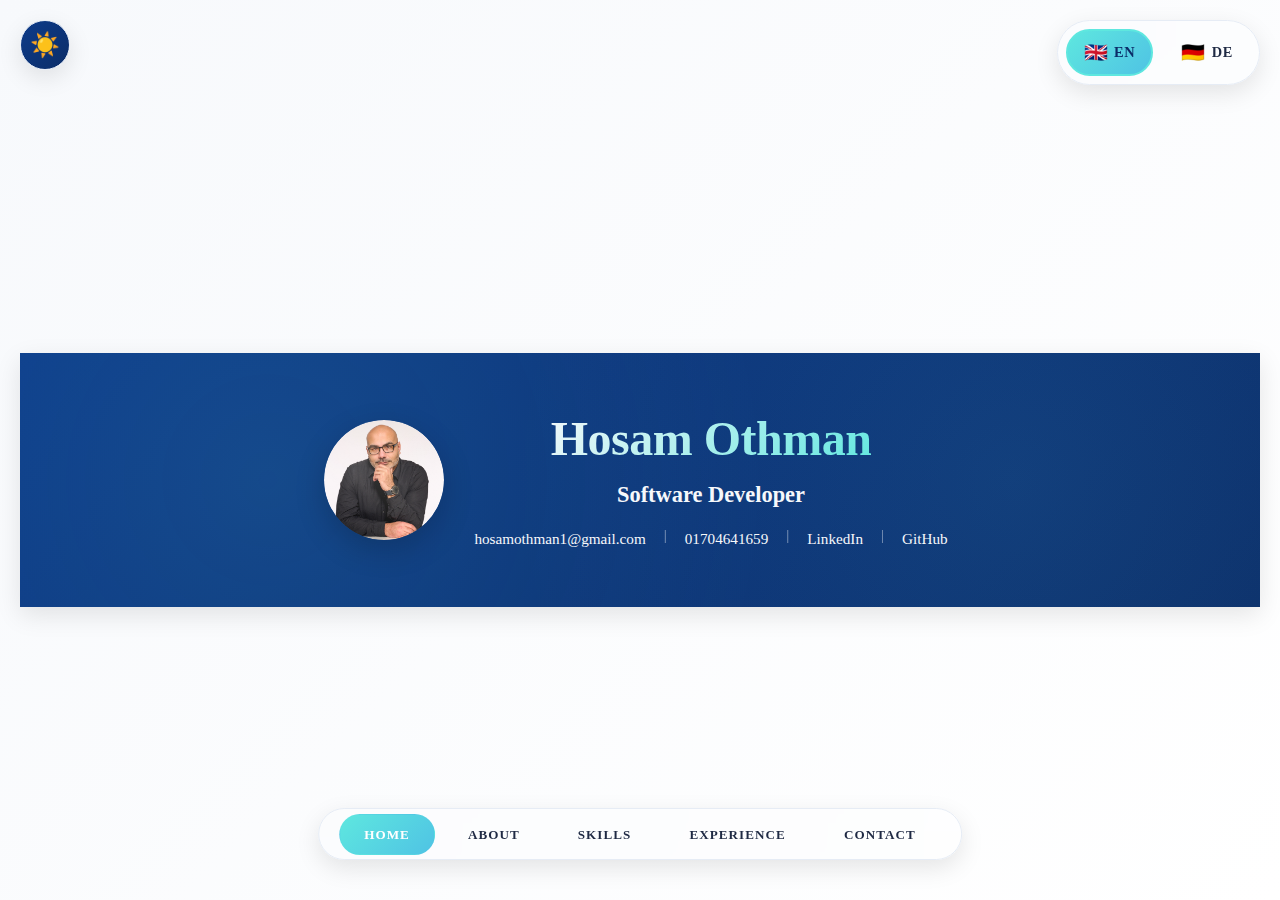
<file: index.html>
<!doctype html>
<html lang="en">
  <head>
    <meta charset="UTF-8" />
    <meta name="viewport" content="width=device-width, initial-scale=1.0" />
    <title>Hosam Othman | Senior Full Stack Developer</title>
    <link rel="preconnect" href="https://fonts.googleapis.com" />
    <link rel="preconnect" href="https://fonts.gstatic.com" crossorigin />
    <link
      href="https://fonts.googleapis.com/css2?family=JetBrains+Mono:wght@400;500;600&family=Space+Grotesk:wght@400;600;700;800&display=swap"
      rel="stylesheet"
    />
    <link rel="stylesheet" href="css/main.css" />
    <meta
      name="description"
      content="Portfolio of Hosam Othman, a senior full stack developer specializing in React, Node.js, TypeScript, and AWS."
    />
    <meta
      name="keywords"
      content="Hosam Othman, Full Stack Developer, React, Node.js, TypeScript, AWS, Portfolio"
    />

    <meta
      property="og:title"
      content="Hosam Othman | Senior Full Stack Developer"
    />
    <meta
      property="og:description"
      content="Senior full stack developer focused on React, Node.js, TypeScript, and AWS."
    />
    <meta property="og:url" content="https://hosam.info/" />
    <meta property="og:type" content="website" />

    <link rel="canonical" href="https://hosam.info/" />

    <script type="application/ld+json">
      {
        "@context": "https://schema.org",
        "@type": "Person",
        "name": "Hosam Othman",
        "jobTitle": "Senior Full Stack Developer",
        "url": "https://hosam.info/",
        "email": "mailto:hosamothman1@gmail.com",
        "telephone": "+491704641659",
        "address": {
          "@type": "PostalAddress",
          "addressLocality": "Goslar",
          "addressCountry": "DE"
        },
        "sameAs": [
          "https://www.linkedin.com/in/hosam-othman-a84403266/",
          "https://github.com/Hosam89"
        ]
      }
    </script>
  </head>
  <body>
    <button class="theme-toggle" aria-label="Toggle theme">
      <span class="theme-icon sun-icon">☀️</span>
      <span class="theme-icon moon-icon">🌙</span>
    </button>

    <div class="language-switcher">
      <button
        class="lang-btn active"
        data-lang="en"
        aria-label="Switch to English"
      >
        <span class="flag">🇬🇧</span>
        <span class="lang-text">EN</span>
      </button>
      <button class="lang-btn" data-lang="de" aria-label="Switch to German">
        <span class="flag">🇩🇪</span>
        <span class="lang-text">DE</span>
      </button>
    </div>

    <nav class="main-nav">
      <ul class="nav-list">
        <li>
          <a
            href="./index.html"
            class="nav-link active"
            data-en="Home"
            data-de="Startseite"
            >Home</a
          >
        </li>
        <li>
          <a
            href="./about.html"
            class="nav-link"
            data-en="About"
            data-de="Über mich"
            >About</a
          >
        </li>
        <li>
          <a
            href="./skills.html"
            class="nav-link"
            data-en="Skills"
            data-de="Fähigkeiten"
            >Skills</a
          >
        </li>
        <li>
          <a
            href="./experience.html"
            class="nav-link"
            data-en="Experience"
            data-de="Erfahrung"
            >Experience</a
          >
        </li>
        <li>
          <a
            href="./contact.html"
            class="nav-link"
            data-en="Contact"
            data-de="Kontakt"
            >Contact</a
          >
        </li>
      </ul>
    </nav>

    <section id="home" class="fullscreen-section active">
      <header class="header">
        <div class="container">
          <div class="header-content">
            <div class="avatar-wrapper">
              <img
                src="assets/RAW0615.jpg"
                alt="Hosam Othman portrait"
                class="avatar"
              />
              <span class="avatar-glow"></span>
            </div>
            <div class="header-text">
              <h1 class="name">Hosam Othman</h1>
              <p
                class="title typewriter"
                data-en="Software Developer"
                data-de="Softwareentwickler"
              >
                Software Developer
              </p>
              <div class="contact-info">
                <a href="mailto:hosamothman1@gmail.com"
                  >hosamothman1@gmail.com</a
                >
                <span class="separator">|</span>
                <a href="tel:+491704641659">01704641659</a>
                <span class="separator">|</span>
                <a
                  href="https://www.linkedin.com/in/hosam-othman-a84403266/"
                  target="_blank"
                  >LinkedIn</a
                >
                <span class="separator">|</span>
                <a href="https://github.com/Hosam89" target="_blank">GitHub</a>
              </div>
            </div>
          </div>
        </div>
      </header>
    </section>

    <script type="module" src="js/main.js"></script>
  </body>
</html>
</file>
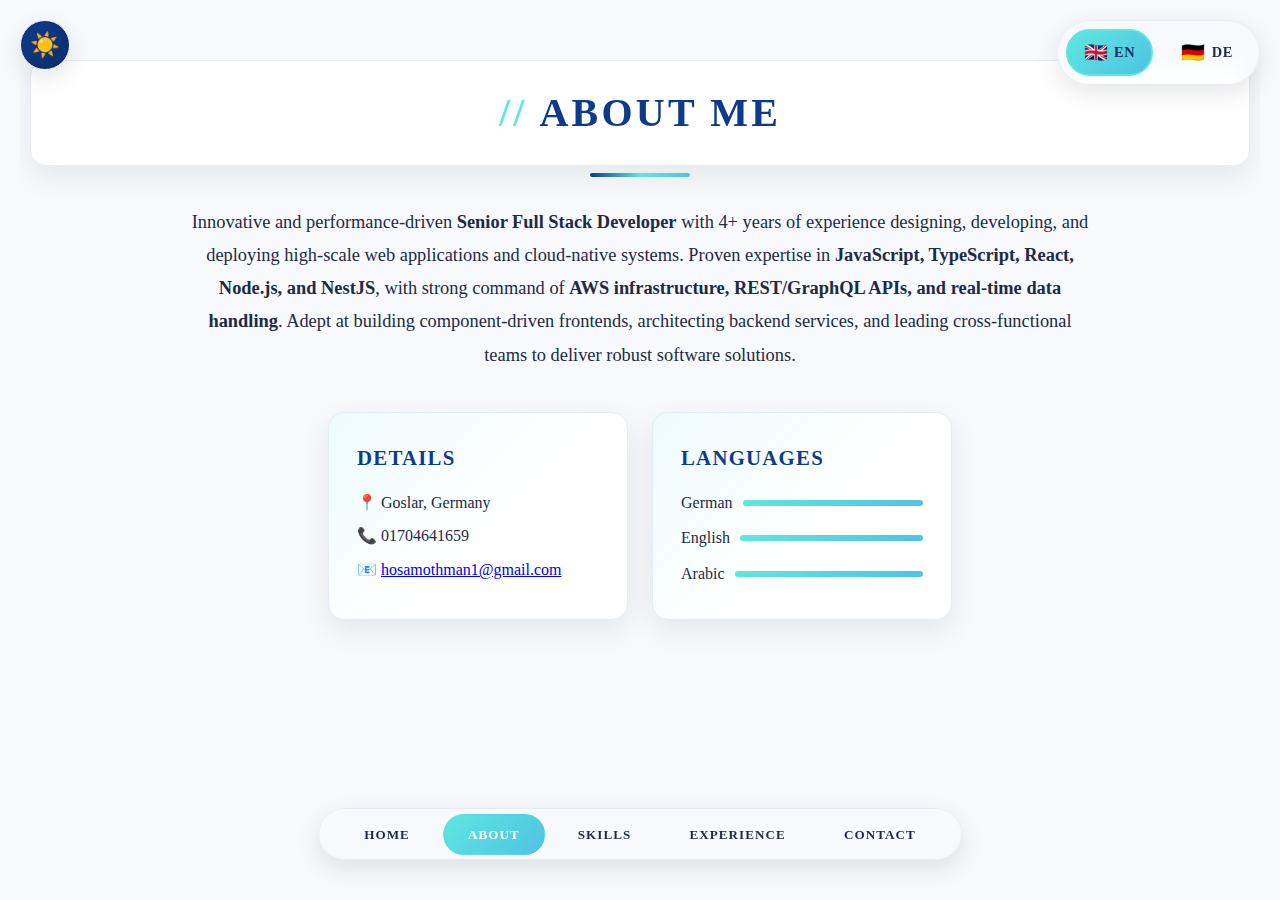
<file: about.html>
<!doctype html>
<html lang="en">
  <head>
    <meta charset="UTF-8" />
    <meta name="viewport" content="width=device-width, initial-scale=1.0" />
    <title>About Hosam Othman | Senior Full Stack Developer</title>
    <link rel="preconnect" href="https://fonts.googleapis.com" />
    <link rel="preconnect" href="https://fonts.gstatic.com" crossorigin />
    <link
      href="https://fonts.googleapis.com/css2?family=JetBrains+Mono:wght@400;500;600&family=Space+Grotesk:wght@400;600;700;800&display=swap"
      rel="stylesheet"
    />
    <link rel="stylesheet" href="css/main.css" />
    <meta
      name="description"
      content="Learn about Hosam Othman, a senior full stack developer with experience in React, Node.js, TypeScript, AWS, and scalable web applications."
    />
    <meta
      name="keywords"
      content="About Hosam Othman, Senior Full Stack Developer, React, Node.js, TypeScript, AWS"
    />

    <meta property="og:title" content="About Hosam Othman" />
    <meta
      property="og:description"
      content="Professional background and profile of Hosam Othman, senior full stack developer."
    />
    <meta property="og:url" content="https://hosam.info/about.html" />
    <meta property="og:type" content="website" />

    <link rel="canonical" href="https://hosam.info/about.html" />
  </head>
  <body>
    <button class="theme-toggle" aria-label="Toggle theme">
      <span class="theme-icon sun-icon">☀️</span>
      <span class="theme-icon moon-icon">🌙</span>
    </button>

    <div class="language-switcher">
      <button
        class="lang-btn active"
        data-lang="en"
        aria-label="Switch to English"
      >
        <span class="flag">🇬🇧</span>
        <span class="lang-text">EN</span>
      </button>
      <button class="lang-btn" data-lang="de" aria-label="Switch to German">
        <span class="flag">🇩🇪</span>
        <span class="lang-text">DE</span>
      </button>
    </div>

    <nav class="main-nav">
      <ul class="nav-list">
        <li>
          <a
            href="./index.html"
            class="nav-link"
            data-en="Home"
            data-de="Startseite"
            >Home</a
          >
        </li>
        <li>
          <a
            href="./about.html"
            class="nav-link active"
            data-en="About"
            data-de="Über mich"
            >About</a
          >
        </li>
        <li>
          <a
            href="./skills.html"
            class="nav-link"
            data-en="Skills"
            data-de="Fähigkeiten"
            >Skills</a
          >
        </li>
        <li>
          <a
            href="./experience.html"
            class="nav-link"
            data-en="Experience"
            data-de="Erfahrung"
            >Experience</a
          >
        </li>
        <li>
          <a
            href="./contact.html"
            class="nav-link"
            data-en="Contact"
            data-de="Kontakt"
            >Contact</a
          >
        </li>
      </ul>
    </nav>

    <section id="about" class="fullscreen-section active">
      <div class="container section-container">
        <h2 class="section-title" data-en="About Me" data-de="Über mich">
          About Me
        </h2>
        <div class="about-content">
          <p
            class="about-text"
            data-en="Innovative and performance-driven Senior Full Stack Developer with 5+ years of experience designing, developing, and deploying high-scale web applications and cloud-native systems. Proven expertise in JavaScript, TypeScript, React, Node.js, and NestJS, with strong command of AWS infrastructure, REST/GraphQL APIs, and real-time data handling. Adept at building component-driven frontends, architecting backend services, and leading cross-functional teams to deliver robust software solutions."
            data-de="Innovativer und leistungsorientierter Senior Full Stack Entwickler mit 5+ Jahren Erfahrung in der Konzeption, Entwicklung und Bereitstellung hochskalierbarer Webanwendungen und Cloud-nativer Systeme. Nachgewiesene Expertise in JavaScript, TypeScript, React, Node.js und NestJS, mit fundierter Kenntnis der AWS-Infrastruktur, REST/GraphQL-APIs und Echtzeit-Datenverarbeitung. Kompetent im Erstellen komponentengetriebener Frontends, der Architektur von Backend-Services und der Leitung interdisziplinärer Teams zur Bereitstellung robuster Softwarelösungen."
          >
            Innovative and performance-driven
            <strong>Senior Full Stack Developer</strong>
            with 4+ years of experience designing, developing, and deploying
            high-scale web applications and cloud-native systems. Proven
            expertise in
            <strong>JavaScript, TypeScript, React, Node.js, and NestJS</strong>,
            with strong command of
            <strong
              >AWS infrastructure, REST/GraphQL APIs, and real-time data
              handling</strong
            >. Adept at building component-driven frontends, architecting
            backend services, and leading cross-functional teams to deliver
            robust software solutions.
          </p>

          <div class="info-cards">
            <div class="info-card">
              <h3 data-en="Details" data-de="Details">Details</h3>
              <p>📍 Goslar, Germany</p>
              <p>📞 01704641659</p>
              <p>
                📧
                <a href="mailto:hosamothman1@gmail.com"
                  >hosamothman1@gmail.com</a
                >
              </p>
            </div>
            <div class="info-card">
              <h3 data-en="Languages" data-de="Sprachen">Languages</h3>
              <ul class="languages">
                <li>
                  <span>German</span>
                  <div class="lang-bar"><span class="fill full"></span></div>
                </li>
                <li>
                  <span>English</span>
                  <div class="lang-bar"><span class="fill full"></span></div>
                </li>
                <li>
                  <span>Arabic</span>
                  <div class="lang-bar"><span class="fill full"></span></div>
                </li>
              </ul>
            </div>
          </div>
        </div>
      </div>
    </section>

    <script type="module" src="js/main.js"></script>
  </body>
</html>
</file>
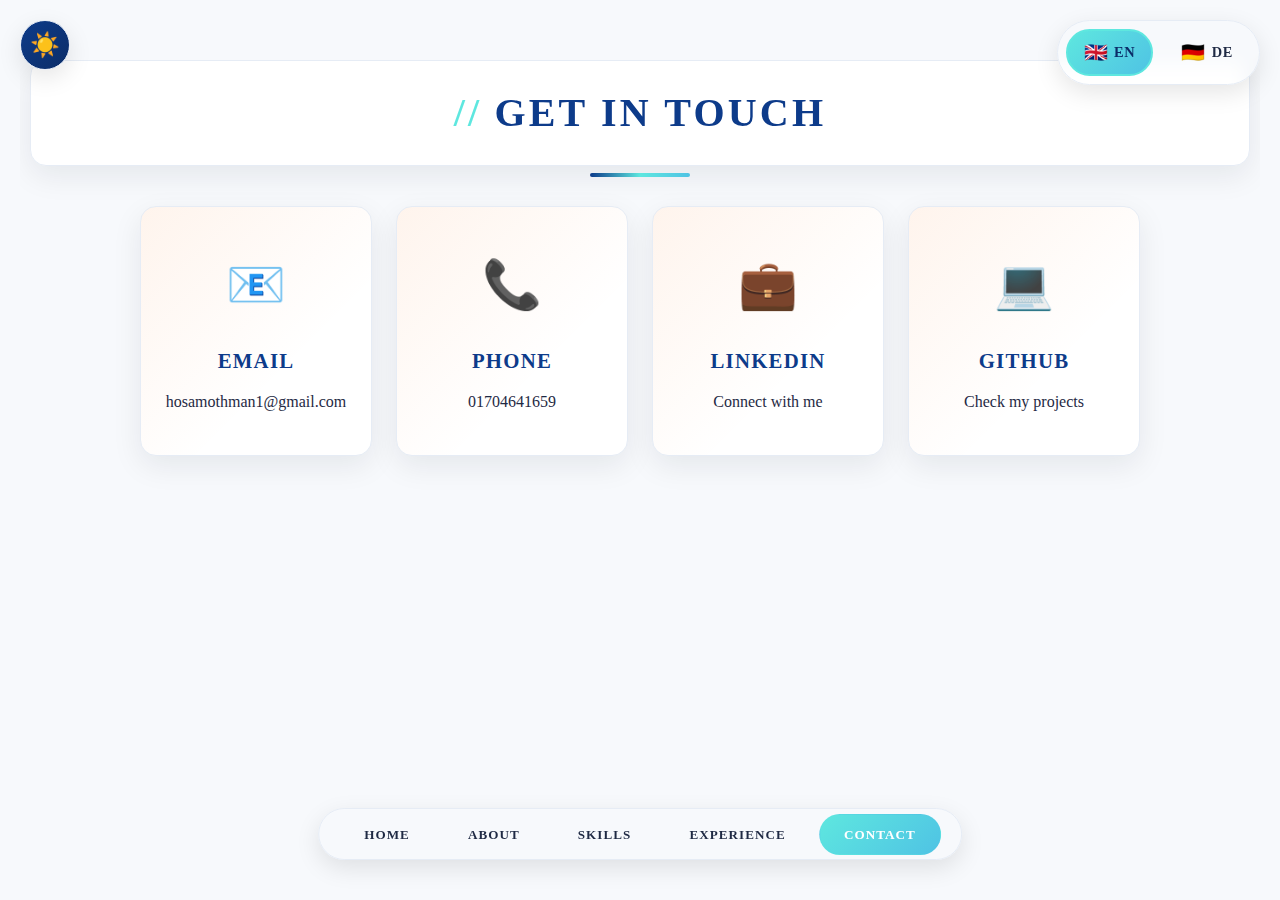
<file: contact.html>
<!doctype html>
<html lang="en">
  <head>
    <meta charset="UTF-8" />
    <meta name="viewport" content="width=device-width, initial-scale=1.0" />
    <title>Contact | Hosam Othman</title>
    <link rel="preconnect" href="https://fonts.googleapis.com" />
    <link rel="preconnect" href="https://fonts.gstatic.com" crossorigin />
    <link
      href="https://fonts.googleapis.com/css2?family=JetBrains+Mono:wght@400;500;600&family=Space+Grotesk:wght@400;600;700;800&display=swap"
      rel="stylesheet"
    />
    <link rel="stylesheet" href="css/main.css" />
    <meta
      name="description"
      content="Get in touch with Hosam Othman via email, phone, LinkedIn, or GitHub."
    />
    <meta
      name="keywords"
      content="Contact Hosam Othman, Email, Phone, LinkedIn, GitHub"
    />

    <meta property="og:title" content="Contact | Hosam Othman" />
    <meta
      property="og:description"
      content="Contact details for Hosam Othman including email, phone, and social profiles."
    />
    <meta property="og:url" content="https://hosam.info/contact.html" />
    <meta property="og:type" content="website" />

    <link rel="canonical" href="https://hosam.info/contact.html" />
  </head>
  <body>
    <button class="theme-toggle" aria-label="Toggle theme">
      <span class="theme-icon sun-icon">☀️</span>
      <span class="theme-icon moon-icon">🌙</span>
    </button>

    <div class="language-switcher">
      <button
        class="lang-btn active"
        data-lang="en"
        aria-label="Switch to English"
      >
        <span class="flag">🇬🇧</span>
        <span class="lang-text">EN</span>
      </button>
      <button class="lang-btn" data-lang="de" aria-label="Switch to German">
        <span class="flag">🇩🇪</span>
        <span class="lang-text">DE</span>
      </button>
    </div>

    <nav class="main-nav">
      <ul class="nav-list">
        <li>
          <a
            href="./index.html"
            class="nav-link"
            data-en="Home"
            data-de="Startseite"
            >Home</a
          >
        </li>
        <li>
          <a
            href="./about.html"
            class="nav-link"
            data-en="About"
            data-de="Über mich"
            >About</a
          >
        </li>
        <li>
          <a
            href="./skills.html"
            class="nav-link"
            data-en="Skills"
            data-de="Fähigkeiten"
            >Skills</a
          >
        </li>
        <li>
          <a
            href="./experience.html"
            class="nav-link"
            data-en="Experience"
            data-de="Erfahrung"
            >Experience</a
          >
        </li>
        <li>
          <a
            href="./contact.html"
            class="nav-link active"
            data-en="Contact"
            data-de="Kontakt"
            >Contact</a
          >
        </li>
      </ul>
    </nav>

    <section id="contact" class="fullscreen-section active">
      <div class="container section-container">
        <h2 class="section-title" data-en="Get In Touch" data-de="Kontakt">
          Get In Touch
        </h2>
        <div class="contact-content">
          <div class="contact-cards">
            <a href="mailto:hosamothman1@gmail.com" class="contact-card">
              <span class="contact-icon">📧</span>
              <h3>Email</h3>
              <p>hosamothman1@gmail.com</p>
            </a>
            <a href="tel:+491704641659" class="contact-card">
              <span class="contact-icon">📞</span>
              <h3>Phone</h3>
              <p>01704641659</p>
            </a>
            <a
              href="https://www.linkedin.com/in/hosam-othman-a84403266/"
              target="_blank"
              class="contact-card"
            >
              <span class="contact-icon">💼</span>
              <h3>LinkedIn</h3>
              <p>Connect with me</p>
            </a>
            <a
              href="https://github.com/Hosam89"
              target="_blank"
              class="contact-card"
            >
              <span class="contact-icon">💻</span>
              <h3>GitHub</h3>
              <p>Check my projects</p>
            </a>
          </div>
        </div>
      </div>
    </section>

    <script type="module" src="js/main.js"></script>
  </body>
</html>
</file>
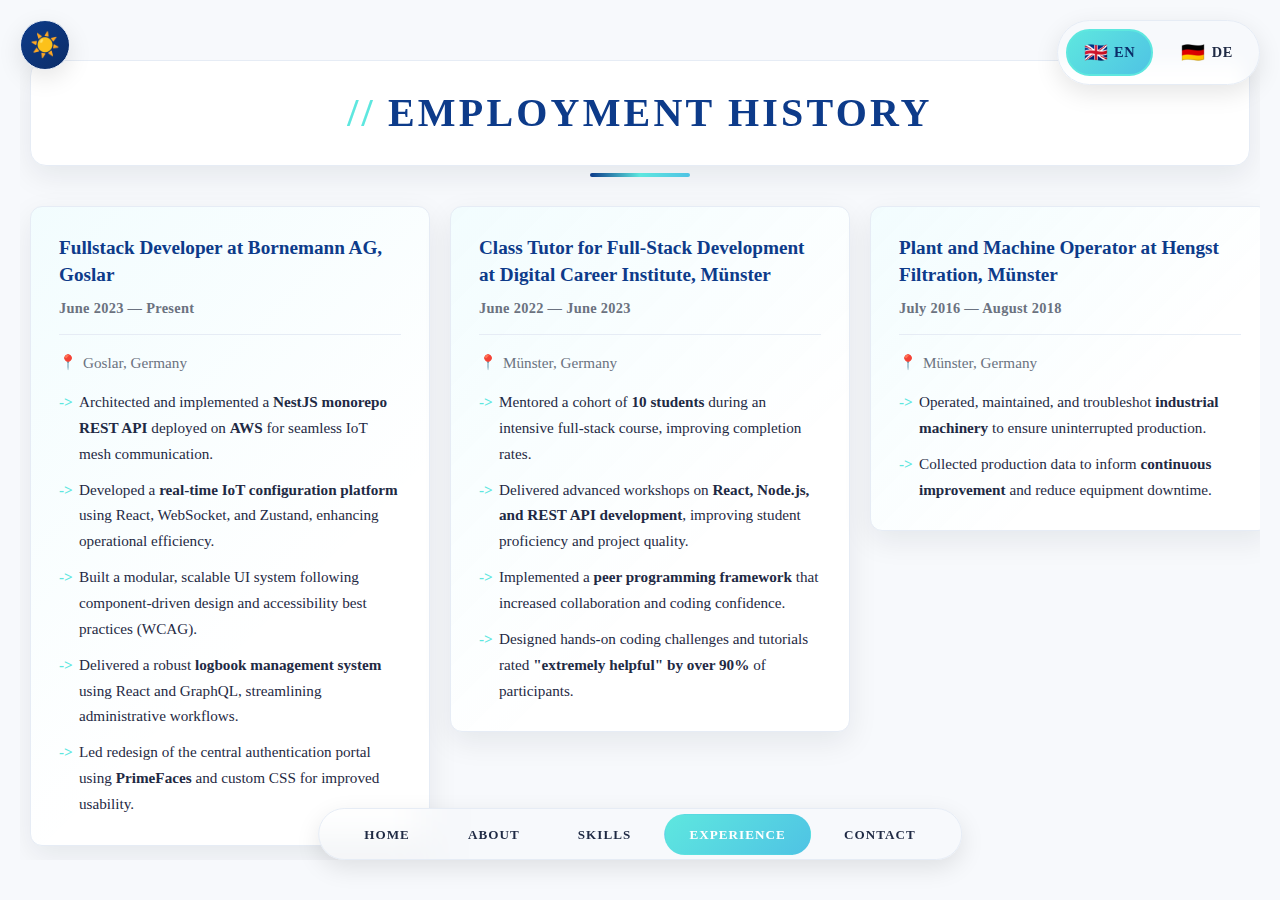
<file: experience.html>
<!doctype html>
<html lang="en">
  <head>
    <meta charset="UTF-8" />
    <meta name="viewport" content="width=device-width, initial-scale=1.0" />
    <title>Experience | Hosam Othman</title>
    <link rel="preconnect" href="https://fonts.googleapis.com" />
    <link rel="preconnect" href="https://fonts.gstatic.com" crossorigin />
    <link
      href="https://fonts.googleapis.com/css2?family=JetBrains+Mono:wght@400;500;600&family=Space+Grotesk:wght@400;600;700;800&display=swap"
      rel="stylesheet"
    />
    <link rel="stylesheet" href="css/main.css" />
    <meta
      name="description"
      content="Employment history and achievements of Hosam Othman, senior full stack developer with experience across React, Node.js, and AWS."
    />
    <meta
      name="keywords"
      content="Hosam Othman experience, Employment history, Full Stack Developer, React, Node.js, AWS"
    />

    <meta property="og:title" content="Experience | Hosam Othman" />
    <meta
      property="og:description"
      content="Career highlights and professional experience of Hosam Othman."
    />
    <meta property="og:url" content="https://hosam.info/experience.html" />
    <meta property="og:type" content="website" />

    <link rel="canonical" href="https://hosam.info/experience.html" />
  </head>
  <body>
    <button class="theme-toggle" aria-label="Toggle theme">
      <span class="theme-icon sun-icon">☀️</span>
      <span class="theme-icon moon-icon">🌙</span>
    </button>

    <div class="language-switcher">
      <button
        class="lang-btn active"
        data-lang="en"
        aria-label="Switch to English"
      >
        <span class="flag">🇬🇧</span>
        <span class="lang-text">EN</span>
      </button>
      <button class="lang-btn" data-lang="de" aria-label="Switch to German">
        <span class="flag">🇩🇪</span>
        <span class="lang-text">DE</span>
      </button>
    </div>

    <nav class="main-nav">
      <ul class="nav-list">
        <li>
          <a
            href="./index.html"
            class="nav-link"
            data-en="Home"
            data-de="Startseite"
            >Home</a
          >
        </li>
        <li>
          <a
            href="./about.html"
            class="nav-link"
            data-en="About"
            data-de="Über mich"
            >About</a
          >
        </li>
        <li>
          <a
            href="./skills.html"
            class="nav-link"
            data-en="Skills"
            data-de="Fähigkeiten"
            >Skills</a
          >
        </li>
        <li>
          <a
            href="./experience.html"
            class="nav-link active"
            data-en="Experience"
            data-de="Erfahrung"
            >Experience</a
          >
        </li>
        <li>
          <a
            href="./contact.html"
            class="nav-link"
            data-en="Contact"
            data-de="Kontakt"
            >Contact</a
          >
        </li>
      </ul>
    </nav>

    <section id="experience" class="fullscreen-section active">
      <div class="container section-container">
        <h2
          class="section-title"
          data-en="Employment History"
          data-de="Berufserfahrung"
        >
          Employment History
        </h2>
        <div class="experience-grid">
          <div class="timeline-item">
            <div class="timeline-header">
              <h3
                data-en="Fullstack Developer at Bornemann AG, Goslar"
                data-de="Fullstack-Entwickler bei Bornemann AG, Goslar"
              >
                Fullstack Developer at Bornemann AG, Goslar
              </h3>
              <span
                class="date"
                data-en="June 2023 — Present"
                data-de="Juni 2023 — Heute"
                >June 2023 — Present</span
              >
            </div>
            <p class="company">Goslar, Germany</p>
            <ul class="responsibilities">
              <li
                data-en="Architected and implemented a NestJS monorepo REST API deployed on AWS for seamless IoT mesh communication."
                data-de="Architektur und Implementierung einer NestJS-Monorepo-REST-API auf AWS für nahtlose IoT-Mesh-Kommunikation."
              >
                Architected and implemented a
                <strong>NestJS monorepo REST API</strong> deployed on
                <strong>AWS</strong> for seamless IoT mesh communication.
              </li>
              <li
                data-en="Developed a real-time IoT configuration platform using React, WebSocket, and Zustand, enhancing operational efficiency."
                data-de="Entwicklung einer Echtzeit-IoT-Konfigurationsplattform mit React, WebSocket und Zustand zur Steigerung der Betriebseffizienz."
              >
                Developed a
                <strong>real-time IoT configuration platform</strong> using
                React, WebSocket, and Zustand, enhancing operational efficiency.
              </li>
              <li
                data-en="Built a modular, scalable UI system following component-driven design and accessibility best practices (WCAG)."
                data-de="Entwicklung eines modularen, skalierbaren UI-Systems nach komponentengetriebenem Design und Barrierefreiheits-Best-Practices (WCAG)."
              >
                Built a modular, scalable UI system following component-driven
                design and accessibility best practices (WCAG).
              </li>
              <li
                data-en="Delivered a robust logbook management system using React and GraphQL, streamlining administrative workflows."
                data-de="Bereitstellung eines robusten Logbuch-Verwaltungssystems mit React und GraphQL zur Optimierung administrativer Arbeitsabläufe."
              >
                Delivered a robust
                <strong>logbook management system</strong> using React and
                GraphQL, streamlining administrative workflows.
              </li>
              <li
                data-en="Led redesign of the central authentication portal using PrimeFaces and custom CSS for improved usability."
                data-de="Leitung der Neugestaltung des zentralen Authentifizierungsportals mit PrimeFaces und benutzerdefiniertem CSS für verbesserte Benutzerfreundlichkeit."
              >
                Led redesign of the central authentication portal using
                <strong>PrimeFaces</strong> and custom CSS for improved
                usability.
              </li>
            </ul>
          </div>

          <div class="timeline-item">
            <div class="timeline-header">
              <h3
                data-en="Class Tutor for Full-Stack Development at Digital Career Institute, Münster"
                data-de="Kursleiter für Full-Stack-Entwicklung am Digital Career Institute, Münster"
              >
                Class Tutor for Full-Stack Development at Digital Career
                Institute, Münster
              </h3>
              <span
                class="date"
                data-en="June 2022 — June 2023"
                data-de="Juni 2022 — Juni 2023"
                >June 2022 — June 2023</span
              >
            </div>
            <p class="company">Münster, Germany</p>
            <ul class="responsibilities">
              <li
                data-en="Mentored a cohort of 10 students during an intensive full-stack course, improving completion rates."
                data-de="Betreute eine Kohorte von 10 Studierenden während eines intensiven Full-Stack-Kurses und verbesserte die Abschlussquoten."
              >
                Mentored a cohort of <strong>10 students</strong> during an
                intensive full-stack course, improving completion rates.
              </li>
              <li
                data-en="Delivered advanced workshops on React, Node.js, and REST API development, improving student proficiency and project quality."
                data-de="Durchführung fortgeschrittener Workshops zu React, Node.js und REST-API-Entwicklung zur Verbesserung der Studierenden-Kompetenz und Projektqualität."
              >
                Delivered advanced workshops on
                <strong>React, Node.js, and REST API development</strong>,
                improving student proficiency and project quality.
              </li>
              <li
                data-en="Implemented a peer programming framework that increased collaboration and coding confidence."
                data-de="Implementierung eines Peer-Programming-Frameworks zur Steigerung der Zusammenarbeit und des Programmiervertrauens."
              >
                Implemented a <strong>peer programming framework</strong> that
                increased collaboration and coding confidence.
              </li>
              <li
                data-en="Designed hands-on coding challenges and tutorials rated 'extremely helpful' by over 90% of participants."
                data-de="Entwicklung praktischer Programmieraufgaben und Tutorials, die von über 90% der Teilnehmenden als 'äußerst hilfreich' bewertet wurden."
              >
                Designed hands-on coding challenges and tutorials rated
                <strong>"extremely helpful" by over 90%</strong> of
                participants.
              </li>
            </ul>
          </div>

          <div class="timeline-item">
            <div class="timeline-header">
              <h3
                data-en="Plant and Machine Operator at Hengst Filtration, Münster"
                data-de="Anlagen- und Maschinenbediener bei Hengst Filtration, Münster"
              >
                Plant and Machine Operator at Hengst Filtration, Münster
              </h3>
              <span
                class="date"
                data-en="July 2016 — August 2018"
                data-de="Juli 2016 — August 2018"
                >July 2016 — August 2018</span
              >
            </div>
            <p class="company">Münster, Germany</p>
            <ul class="responsibilities">
              <li
                data-en="Operated, maintained, and troubleshot industrial machinery to ensure uninterrupted production."
                data-de="Bedienung, Wartung und Fehlerbehebung von Industriemaschinen zur Sicherstellung einer unterbrechungsfreien Produktion."
              >
                Operated, maintained, and troubleshot
                <strong>industrial machinery</strong> to ensure uninterrupted
                production.
              </li>
              <li
                data-en="Collected production data to inform continuous improvement and reduce equipment downtime."
                data-de="Erfassung von Produktionsdaten zur Information kontinuierlicher Verbesserungen und Reduzierung von Anlagenausfallzeiten."
              >
                Collected production data to inform
                <strong>continuous improvement</strong> and reduce equipment
                downtime.
              </li>
            </ul>
          </div>
        </div>
      </div>
    </section>

    <script type="module" src="js/main.js"></script>
  </body>
</html>
</file>
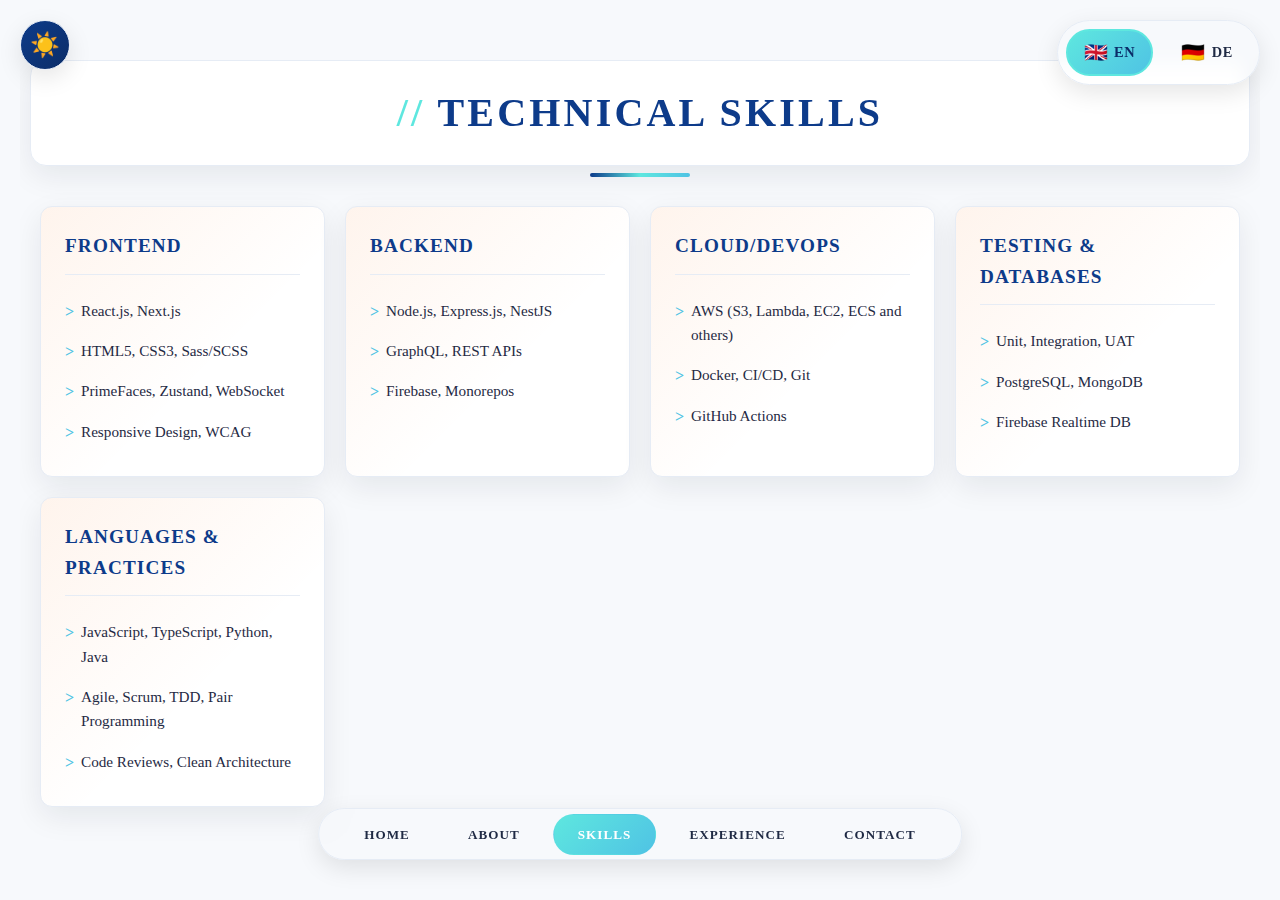
<file: skills.html>
<!doctype html>
<html lang="en">
  <head>
    <meta charset="UTF-8" />
    <meta name="viewport" content="width=device-width, initial-scale=1.0" />
    <title>Technical Skills | Hosam Othman</title>
    <link rel="preconnect" href="https://fonts.googleapis.com" />
    <link rel="preconnect" href="https://fonts.gstatic.com" crossorigin />
    <link
      href="https://fonts.googleapis.com/css2?family=JetBrains+Mono:wght@400;500;600&family=Space+Grotesk:wght@400;600;700;800&display=swap"
      rel="stylesheet"
    />
    <link rel="stylesheet" href="css/main.css" />
    <meta
      name="description"
      content="Explore the technical skills of Hosam Othman across frontend, backend, cloud, DevOps, testing, and databases."
    />
    <meta
      name="keywords"
      content="Hosam Othman skills, Frontend, Backend, Cloud, DevOps, React, Node.js, AWS"
    />

    <meta property="og:title" content="Technical Skills | Hosam Othman" />
    <meta
      property="og:description"
      content="A focused view of Hosam Othman's technical stack across frontend, backend, and cloud."
    />
    <meta property="og:url" content="https://hosam.info/skills.html" />
    <meta property="og:type" content="website" />

    <link rel="canonical" href="https://hosam.info/skills.html" />
  </head>
  <body>
    <button class="theme-toggle" aria-label="Toggle theme">
      <span class="theme-icon sun-icon">☀️</span>
      <span class="theme-icon moon-icon">🌙</span>
    </button>

    <div class="language-switcher">
      <button
        class="lang-btn active"
        data-lang="en"
        aria-label="Switch to English"
      >
        <span class="flag">🇬🇧</span>
        <span class="lang-text">EN</span>
      </button>
      <button class="lang-btn" data-lang="de" aria-label="Switch to German">
        <span class="flag">🇩🇪</span>
        <span class="lang-text">DE</span>
      </button>
    </div>

    <nav class="main-nav">
      <ul class="nav-list">
        <li>
          <a
            href="./index.html"
            class="nav-link"
            data-en="Home"
            data-de="Startseite"
            >Home</a
          >
        </li>
        <li>
          <a
            href="./about.html"
            class="nav-link"
            data-en="About"
            data-de="Über mich"
            >About</a
          >
        </li>
        <li>
          <a
            href="./skills.html"
            class="nav-link active"
            data-en="Skills"
            data-de="Fähigkeiten"
            >Skills</a
          >
        </li>
        <li>
          <a
            href="./experience.html"
            class="nav-link"
            data-en="Experience"
            data-de="Erfahrung"
            >Experience</a
          >
        </li>
        <li>
          <a
            href="./contact.html"
            class="nav-link"
            data-en="Contact"
            data-de="Kontakt"
            >Contact</a
          >
        </li>
      </ul>
    </nav>

    <section id="skills" class="fullscreen-section active">
      <div class="container section-container">
        <h2
          class="section-title"
          data-en="Technical Skills"
          data-de="Technische Fähigkeiten"
        >
          Technical Skills
        </h2>
        <div class="skills-grid">
          <div class="skill-category">
            <h3>Frontend</h3>
            <ul>
              <li>React.js, Next.js</li>
              <li>HTML5, CSS3, Sass/SCSS</li>
              <li>PrimeFaces, Zustand, WebSocket</li>
              <li>Responsive Design, WCAG</li>
            </ul>
          </div>
          <div class="skill-category">
            <h3>Backend</h3>
            <ul>
              <li>Node.js, Express.js, NestJS</li>
              <li>GraphQL, REST APIs</li>
              <li>Firebase, Monorepos</li>
            </ul>
          </div>
          <div class="skill-category">
            <h3>Cloud/DevOps</h3>
            <ul>
              <li>AWS (S3, Lambda, EC2, ECS and others)</li>
              <li>Docker, CI/CD, Git</li>
              <li>GitHub Actions</li>
            </ul>
          </div>
          <div class="skill-category">
            <h3>Testing & Databases</h3>
            <ul>
              <li>Unit, Integration, UAT</li>
              <li>PostgreSQL, MongoDB</li>
              <li>Firebase Realtime DB</li>
            </ul>
          </div>
          <div class="skill-category">
            <h3>Languages & Practices</h3>
            <ul>
              <li>JavaScript, TypeScript, Python, Java</li>
              <li>Agile, Scrum, TDD, Pair Programming</li>
              <li>Code Reviews, Clean Architecture</li>
            </ul>
          </div>
        </div>
      </div>
    </section>

    <script type="module" src="js/main.js"></script>
  </body>
</html>
</file>
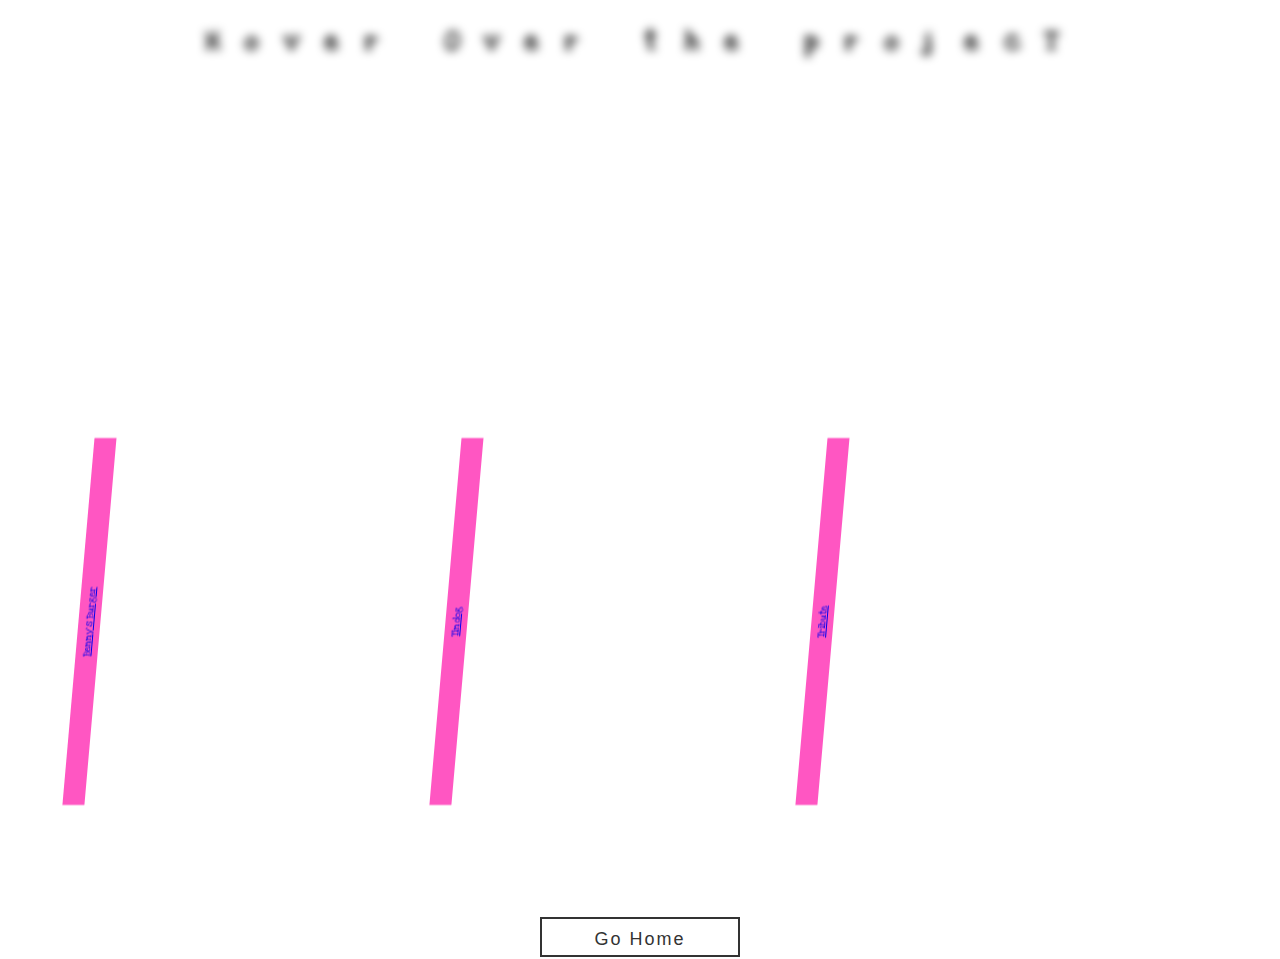
<file: src/content/projects.html>
<!DOCTYPE html>
<html lang="en">

<head>
    <meta charset="UTF-8">
    <meta http-equiv="X-UA-Compatible" content="IE=edge">
    <meta name="viewport" content="width=device-width, initial-scale=1.0">
    <link rel="stylesheet" href="../style/projects.css">
    <title>Document</title>
</head>

<body>
    <h1>
        <span><i></i>H</span>
        <span><i></i>o</span>
        <span><i></i>v</span>
        <span><i></i>e</span>
        <span><i></i>r</span>
        <span><i></i>&nbsp;</span>
        <span><i></i>O</span>
        <span><i></i>v</span>
        <span><i></i>e</span>
        <span><i></i>r</span>
        <span><i></i>&nbsp;</span>
        <span><i></i>t</span>
        <span><i></i>h</span>
        <span><i></i>e</span>
        <span><i></i>&nbsp;</span>
        <span><i></i>p</span>
        <span><i></i>r</span>
        <span><i></i>o</span>
        <span><i></i>j</span>
        <span><i></i>e</span>
        <span><i></i>c</span>
        <span><i></i>T</span>

    </h1>

    <div class="container">
        <div class="card">
            <iframe src="https://benny-s-burger.vercel.app" frameborder="0"></iframe>
            <div class="card__head"><a href="https://benny-s-burger.vercel.app">Benny's Burger</a></div>
        </div>
        <div class="card">
            <iframe src="https://tindog-eight-theta.vercel.app" frameborder="0"></iframe>
            <div class="card__head"><a href="https://tindog-eight-theta.vercel.app">Tindog</a></div>
        </div>
        <div class="card">
            <iframe src="https://tribute-page-rho.vercel.app" frameborder="0"></iframe>
            <div class="card__head"><a href="https://tribute-page-rho.vercel.app">Tribute</a></div>
        </div>

    </div>
    <div class="wrapper">
        <a href="../index.html"><span>Go Home</span></a>
    </div>
</body>

</html>
</file>
<file: src/style/projects.css>
@import url('https://fonts.googleapis.com/css2?family=Love+Ya+Like+A+Sister&display=swap');

:root{
    font-family: 'Love Ya Like A Sister', cursive;
    font-size: 62.5%;
}

*,*::before, *::after{
    margin: 0;
    padding: 0;
    box-sizing: border-box;
}
body{
    height: 100vh;
  
}
h1{
    
    position: relative;
    display: flex;
    padding: .5rem;
    cursor: pointer;
    font-size: clamp(2rem , 2vw , 5rem);
    justify-content: center;
    align-items: center;
    margin-top:2rem;
}
h1 span{
    position: relative;
    filter: blur(5px);
    padding: 0 .5rem;
    transition: 500ms;
    width: 4rem;
}
h1 span:hover{
    filter: blur(0px);
    transition: 0s;
}
h1 span i{
    position: absolute;
    inset: 0;
    background: transparent;
}
h1 span:hover i::before{
    content: "";
    position: absolute;
    top: 0;
    left: 0;
    height: 8px;
    width: 2px;
    background: black;
    box-shadow:0 53px black ,
    37px 0 black,
    37px 53px black;
}
h1 span:hover i::after{
    content: "";
    position: absolute;
    top: 0;
    left: 0;
    height: 2px;
    width: 8px;
    background: black;
    box-shadow:0 60px black ,
    30px 0 black,
    30px 60px black;
}
/*--------------------------------------------------------*/
ol{
    display: flex;
    justify-content: space-evenly;
    font-size: 4rem;
    counter-reset: my-counter;
    list-style: none;
}
 ol li{
    counter-increment: my-counter;
}
 ol li::before{
    content: counter(my-counter);
    font-weight: bold;
    font-size: 4rem;
    margin-right: 0.5rem;
   
    line-height: 1;
}
/*--------------------------------------------------------*/


  .container {
    display: flex;
    justify-content: center;
    align-items: center;
    margin: 10vmin;
    overflow: hidden;
    transform: skew(-5deg);
  }
  .container .card {
    flex: 1;
    transition: all 1s ease-in-out;
    height: 75vmin;
    position: relative;
  }
  .container .card .card__head {
    color: black;
    background: rgba(255, 30, 173, 0.75);
    padding: 0.5em;
    transform: rotate(-90deg);
    transform-origin: 0% 0%;
    transition: all 0.5s ease-in-out;
    min-width: 100%;
    text-align: center;
    position: absolute;
    bottom: 0;
    left: 0;
    font-size: 1em;
    white-space: nowrap;
  }
  .container .card:hover {
    flex-grow: 10;
  }
  .container .card:hover iframe {
    filter: grayscale(0);
  }
  .container .card:hover .card__head {
    text-align: center;
    top: calc(100% - 2em);
    color: white;
    background: rgba(0, 0, 0, 0.5);
    font-size: 2em;
    transform: rotate(0deg) skew(5deg);
  }
  .container .card iframe {
    width: 100%;
    height: 100%;
    -o-object-fit: cover;
       object-fit: cover;
    transition: all 1s ease-in-out;
    filter: grayscale(100%);
  }
 

  @media screen and (max-width:860px) {
    .container{
       flex-direction: column;
       justify-content: space-between;
       gap: 5rem;
        height: 100vh;
        transform: skew(0);
    }
    .container .card{
        height: 100%;
    }
  }
/*--------------------------------------------------------*/
.wrapper{
  margin-inline: auto;
  display: flex;
  justify-content: center;
}
.wrapper a{
  display: block;
  width: 200px;
  height: 40px;
  line-height: 40px;
  font-size: 18px;
  font-family: sans-serif;
  text-decoration: none;
  color: #333;
  border: 2px solid #333;
  letter-spacing: 2px;
  text-align: center;
  position: relative;
  transition: all .35s;
}

.wrapper a span{
  position: relative;
  z-index: 2;
}

.wrapper a:after{
  position: absolute;
  content: "";
  top: 0;
  left: 0;
  width: 0;
  height: 100%;
  background: lightgray;
  transition: all .35s;
}

.wrapper a:hover{
  color: white;


}

.wrapper a:hover:after{
  width: 100%;
}
</file>
<file: css/main.css>
/**
 * Main Stylesheet
 * Imports all CSS modules in the correct order
 * 
 * Module Structure:
 * 1. Variables - CSS custom properties and theme definitions
 * 2. Base - Reset and foundational styles
 * 3. Components - Reusable UI components
 * 4. Header - Header section styles
 * 5. Layout - Main content and sections
 * 6. Animations - Keyframes and animation definitions
 * 7. Responsive - Media queries and utilities
 */

/* CSS Variables & Themes */
@import url("variables.css");

/* Base Styles */
@import url("base.css");

/* Components */
@import url("components.css");

/* Header Section */
@import url("header.css");

/* Layout & Content */
@import url("layout.css");

/* Animations */
@import url("animations.css");

/* Responsive & Utilities */
@import url("responsive.css");
</file>
